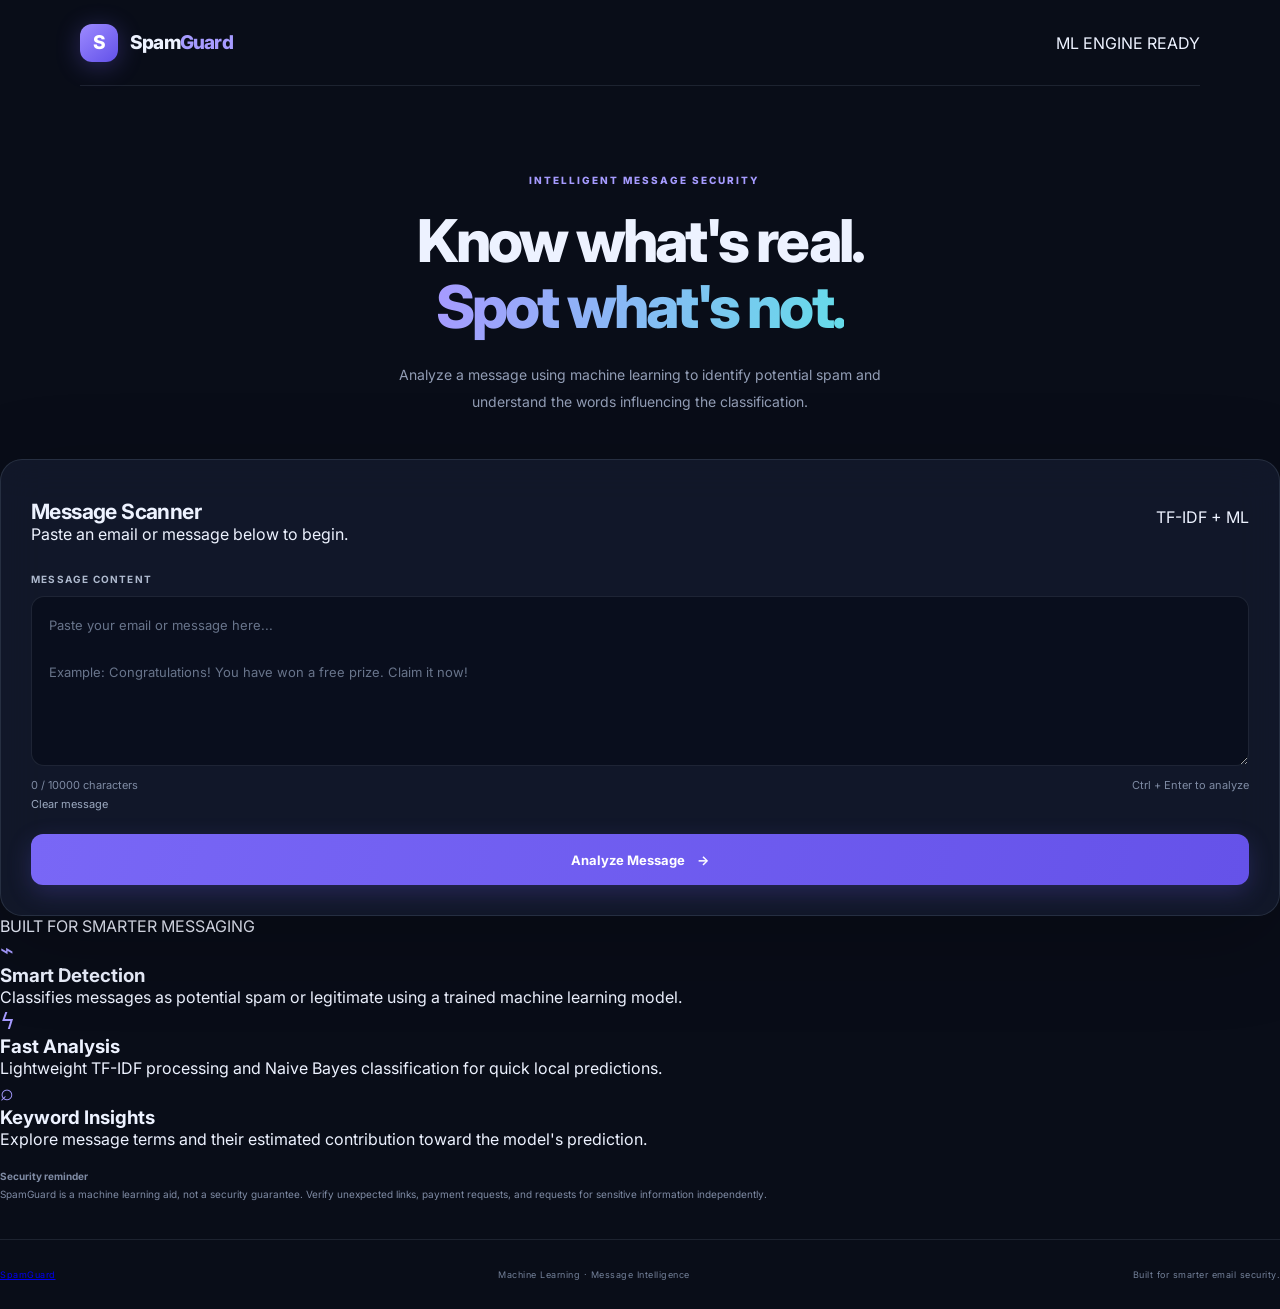
<file: frontend_backup/index.html>
<!DOCTYPE html>
<html lang="en">
<head>
    <meta charset="UTF-8">
    <meta name="viewport" content="width=device-width, initial-scale=1.0">
    <meta name="theme-color" content="#0b0b14">
    <meta name="description" content="SpamGuard uses machine learning to analyze messages, detect potential spam, and explain important keywords.">

    <title>SpamGuard — Email Intelligence</title>

    <link rel="stylesheet" href="style.css">
    <script src="script.js" defer></script>
</head>

<body>
    <div class="background-glow"></div>

    <header class="topbar">
        <a href="#" class="brand" aria-label="SpamGuard home">
            <span class="brand-icon">S</span>
            <span>Spam<span class="brand-accent">Guard</span></span>
        </a>

        <div class="status-indicator">
            <span class="status-dot"></span>
            ML ENGINE READY
        </div>
    </header>

    <main class="main-container">

        <section class="hero">
            <div class="eyebrow">
                <span class="eyebrow-line"></span>
                INTELLIGENT MESSAGE SECURITY
            </div>

            <h1>Know what's real.<br>
                <span class="gradient-text">Spot what's not.</span>
            </h1>

            <p class="hero-description">
                Analyze a message using machine learning to identify
                potential spam and understand the words influencing
                the classification.
            </p>
        </section>

        <section class="scanner-card">
            <div class="card-heading">
                <div>
                    <h2>Message Scanner</h2>
                    <p>Paste an email or message below to begin.</p>
                </div>

                <span class="scanner-badge">TF-IDF + ML</span>
            </div>

            <label for="messageInput" class="input-label">
                MESSAGE CONTENT
            </label>

            <textarea
                id="messageInput"
                placeholder="Paste your email or message here...

Example: Congratulations! You have won a free prize. Claim it now!"
                maxlength="10000"
                spellcheck="true"
                aria-describedby="charCount"
            ></textarea>

            <div class="input-footer">
                <span id="charCount">0 / 10000 characters</span>
                <span>Ctrl + Enter to analyze</span>
            </div>

            <div class="scanner-actions">
                <button
                    type="button"
                    id="clearButton"
                    class="clear-button"
                >
                    Clear message
                </button>

                <button
                    type="button"
                    id="scanButton"
                    class="scan-button"
                >
                    <span id="scanButtonText">Analyze Message</span>
                    <span aria-hidden="true"> →</span>
                </button>
            </div>

            <p
                id="errorMessage"
                class="error-message hidden"
                role="alert"
            ></p>
        </section>

        <!-- Prediction results -->
        <section
            id="result"
            class="result-card hidden"
            aria-live="polite"
        >
            <div class="result-header">
                <div class="result-icon" id="resultIcon">✓</div>

                <div class="result-heading">
                    <span class="result-label">ANALYSIS RESULT</span>
                    <h2 id="resultTitle">Analysis complete</h2>
                    <p id="resultDescription"></p>
                </div>
            </div>

            <div class="confidence-section">
                <div class="confidence-heading">
                    <span>Model confidence</span>
                    <strong id="confidenceValue">0.00%</strong>
                </div>

                <div
                    class="confidence-track"
                    role="progressbar"
                    aria-label="Model confidence"
                    aria-valuemin="0"
                    aria-valuemax="100"
                    aria-valuenow="0"
                >
                    <div
                        id="confidenceBar"
                        class="confidence-bar"
                    ></div>
                </div>

                <p class="confidence-note">
                    Confidence reflects the model's estimated probability
                    for its predicted class, not a guarantee of correctness.
                </p>
            </div>

            <!-- NEW: Keyword visualization -->
            <div id="keywordSection" class="keyword-section hidden">
                <div class="keyword-heading">
                    <div>
                        <span class="result-label">MODEL EXPLAINABILITY</span>
                        <h3>Message Keyword Analysis</h3>
                    </div>

                    <span class="keyword-heading-icon" aria-hidden="true">
                        ✳
                    </span>
                </div>

                <p class="keyword-subtitle">
                    Explore the words that lean toward spam or legitimate
                    messages according to the trained model.
                </p>

                <div id="keywordList" class="keyword-list"></div>

                <div class="keyword-legend">
                    <span class="legend-item">
                        <span class="legend-dot spam-dot"></span>
                        Leans toward spam
                    </span>

                    <span class="legend-item">
                        <span class="legend-dot ham-dot"></span>
                        Leans toward legitimate
                    </span>
                </div>

                <p class="keyword-note">
                    These are approximate word-level contributions.
                    They do not prove that a message is malicious or safe.
                    Words absent from the model's vocabulary may not appear.
                </p>
            </div>
        </section>

        <!-- Project features -->
        <section class="features-section">
            <div class="section-heading">
                <span class="eyebrow-line"></span>
                <span>BUILT FOR SMARTER MESSAGING</span>
            </div>

            <div class="features-grid">
                <article class="feature-card">
                    <div class="feature-icon">⌁</div>
                    <h3>Smart Detection</h3>
                    <p>
                        Classifies messages as potential spam or
                        legitimate using a trained machine learning model.
                    </p>
                </article>

                <article class="feature-card">
                    <div class="feature-icon">ϟ</div>
                    <h3>Fast Analysis</h3>
                    <p>
                        Lightweight TF-IDF processing and Naive Bayes
                        classification for quick local predictions.
                    </p>
                </article>

                <article class="feature-card">
                    <div class="feature-icon">⌕</div>
                    <h3>Keyword Insights</h3>
                    <p>
                        Explore message terms and their estimated
                        contribution toward the model's prediction.
                    </p>
                </article>
            </div>
        </section>

        <section class="disclaimer">
            <strong>Security reminder</strong>
            <p>
                SpamGuard is a machine learning aid, not a security
                guarantee. Verify unexpected links, payment requests,
                and requests for sensitive information independently.
            </p>
        </section>

    </main>

    <footer class="footer">
        <a href="#" class="footer-brand">SpamGuard</a>
        <span>Machine Learning · Message Intelligence</span>
        <span>Built for smarter email security.</span>
    </footer>
</body>
</html>
</file>
<file: frontend_backup/style.css>
@import url('https://fonts.googleapis.com/css2?family=Inter:wght@400;500;600;700;800&display=swap');

:root {
    --bg: #090d18;
    --surface: rgba(19, 26, 44, 0.88);
    --surface-light: #151e32;
    --border: rgba(148, 163, 184, 0.15);
    --text: #edf2ff;
    --muted: #929db5;
    --accent: #8b7cff;
    --accent-bright: #a69bff;
    --cyan: #60e4ed;
    --green: #4adea3;
    --red: #ff7285;
}

* {
    box-sizing: border-box;
    margin: 0;
    padding: 0;
}

body {
    min-height: 100vh;
    overflow-x: hidden;
    background: var(--bg);
    color: var(--text);
    font-family: 'Inter', sans-serif;
    -webkit-font-smoothing: antialiased;
}

button,
textarea {
    font: inherit;
}

button {
    -webkit-tap-highlight-color: transparent;
}

.background-glow {
    position: fixed;
    z-index: -1;
    width: 420px;
    height: 420px;
    border-radius: 50%;
    filter: blur(110px);
    opacity: 0.13;
    pointer-events: none;
}

.glow-one {
    top: -170px;
    left: -100px;
    background: #6957ff;
}

.glow-two {
    top: 320px;
    right: -200px;
    background: #1ba6db;
}

.topbar {
    width: min(1120px, calc(100% - 48px));
    height: 86px;
    margin: auto;
    display: flex;
    align-items: center;
    justify-content: space-between;
    border-bottom: 1px solid var(--border);
}

.brand {
    display: inline-flex;
    align-items: center;
    gap: 12px;
    color: var(--text);
    text-decoration: none;
    font-size: 19px;
    font-weight: 800;
    letter-spacing: -0.8px;
}

.brand-icon {
    display: grid;
    place-items: center;
    width: 38px;
    height: 38px;
    border-radius: 12px;
    color: white;
    background: linear-gradient(140deg, #9d8aff, #6251e9);
    box-shadow: 0 4px 24px rgba(123, 103, 255, 0.3);
}

.brand-accent {
    color: var(--accent-bright);
}

.status {
    display: flex;
    align-items: center;
    gap: 9px;
    padding: 9px 13px;
    border: 1px solid var(--border);
    border-radius: 100px;
    color: #b4c3d9;
    background: rgba(20, 30, 48, 0.5);
    font-size: 10px;
    font-weight: 700;
    letter-spacing: 1px;
}

.status-dot {
    width: 7px;
    height: 7px;
    border-radius: 50%;
    background: var(--green);
    box-shadow: 0 0 12px rgba(74, 222, 163, 0.7);
}

.container {
    width: min(850px, calc(100% - 40px));
    margin: auto;
}

.hero {
    padding: 78px 0 44px;
    text-align: center;
}

.eyebrow {
    display: inline-flex;
    align-items: center;
    gap: 8px;
    color: var(--accent-bright);
    font-size: 10px;
    font-weight: 800;
    letter-spacing: 2px;
}

.eyebrow span {
    font-size: 15px;
}

.hero h1 {
    margin-top: 22px;
    font-size: clamp(36px, 6vw, 59px);
    line-height: 1.12;
    letter-spacing: -2.8px;
    font-weight: 800;
}

.hero h1 span {
    color: transparent;
    background: linear-gradient(100deg, #a79aff, #65dce9);
    background-clip: text;
    -webkit-background-clip: text;
}

.hero-description {
    max-width: 510px;
    margin: 22px auto 0;
    color: var(--muted);
    font-size: 14px;
    line-height: 1.9;
}

.scanner-card {
    padding: 30px;
    border: 1px solid rgba(148, 163, 184, 0.17);
    border-radius: 22px;
    background: var(--surface);
    box-shadow: 0 25px 90px rgba(0, 0, 0, 0.23);
    backdrop-filter: blur(20px);
}

.card-heading,
.result-top {
    display: flex;
    align-items: center;
    justify-content: space-between;
    gap: 16px;
}

.section-label {
    color: var(--accent-bright);
    font-size: 9px;
    font-weight: 800;
    letter-spacing: 1.8px;
}

.card-heading h2 {
    margin-top: 9px;
    font-size: 21px;
    letter-spacing: -0.6px;
}

.shield-icon {
    display: grid;
    place-items: center;
    width: 46px;
    height: 46px;
    border: 1px solid rgba(139, 124, 255, 0.25);
    border-radius: 14px;
    color: var(--accent-bright);
    background: rgba(139, 124, 255, 0.1);
    font-size: 29px;
}

.scanner-card > label {
    display: block;
    margin: 29px 0 11px;
    color: #aeb9ce;
    font-size: 10px;
    font-weight: 700;
    letter-spacing: 1.2px;
}

textarea {
    display: block;
    width: 100%;
    min-height: 170px;
    resize: vertical;
    padding: 17px;
    border: 1px solid var(--border);
    border-radius: 13px;
    outline: none;
    color: var(--text);
    background: rgba(6, 11, 22, 0.6);
    font-size: 13px;
    line-height: 1.8;
    transition: border-color 0.2s, box-shadow 0.2s;
}

textarea::placeholder {
    color: #68748b;
}

textarea:focus {
    border-color: rgba(139, 124, 255, 0.7);
    box-shadow: 0 0 0 4px rgba(139, 124, 255, 0.08);
}

.input-footer {
    display: flex;
    justify-content: space-between;
    align-items: center;
    gap: 12px;
    margin-top: 12px;
    color: #7f8ba4;
    font-size: 11px;
}

.clear-button {
    border: 0;
    color: #9ca9c0;
    background: transparent;
    cursor: pointer;
    font-size: 11px;
    transition: color 0.2s;
}

.clear-button:hover {
    color: white;
}

.scan-button {
    display: flex;
    justify-content: center;
    align-items: center;
    gap: 12px;
    width: 100%;
    min-height: 51px;
    margin-top: 22px;
    border: 0;
    border-radius: 12px;
    color: white;
    background: linear-gradient(105deg, #7967f6, #6552e9);
    box-shadow: 0 8px 25px rgba(111, 91, 241, 0.23);
    font-size: 13px;
    font-weight: 700;
    cursor: pointer;
    transition: transform 0.2s, filter 0.2s;
}

.scan-button:hover {
    filter: brightness(1.12);
    transform: translateY(-1px);
}

.scan-button:active {
    transform: translateY(0);
}

.scan-button:disabled {
    opacity: 0.65;
    cursor: wait;
    transform: none;
}

.privacy-note {
    display: flex;
    align-items: center;
    justify-content: center;
    gap: 7px;
    margin-top: 18px;
    color: #7f8ba4;
    font-size: 10px;
    line-height: 1.6;
    text-align: center;
}

.privacy-note span {
    color: var(--green);
    font-size: 15px;
}

.hidden {
    display: none !important;
}

.result {
    margin-top: 27px;
    padding: 23px;
    border: 1px solid var(--border);
    border-radius: 15px;
    background: rgba(6, 11, 22, 0.45);
    animation: reveal 0.3s ease-out;
}

.result h3 {
    margin-top: 8px;
    font-size: 23px;
    letter-spacing: -0.6px;
}

.result-icon {
    display: grid;
    place-items: center;
    width: 42px;
    height: 42px;
    border-radius: 13px;
    color: var(--green);
    background: rgba(74, 222, 163, 0.1);
    font-size: 21px;
}

.result.spam {
    border-color: rgba(255, 114, 133, 0.3);
}

.result.spam .section-label,
.result.spam h3 {
    color: var(--red);
}

.result.spam .result-icon {
    color: var(--red);
    background: rgba(255, 114, 133, 0.1);
}

.result.ham .section-label,
.result.ham h3 {
    color: var(--green);
}

#resultDescription {
    margin-top: 14px;
    color: #aab6cc;
    font-size: 12px;
    line-height: 1.8;
    overflow-wrap: anywhere;
}

.confidence-row {
    display: flex;
    justify-content: space-between;
    gap: 15px;
    margin-top: 24px;
    color: #aab6cc;
    font-size: 11px;
}

.confidence-row strong {
    color: white;
    font-size: 12px;
}

.progress-track {
    height: 6px;
    margin-top: 12px;
    overflow: hidden;
    border-radius: 10px;
    background: #222b40;
}

.progress-bar {
    width: 0;
    height: 100%;
    border-radius: inherit;
    background: linear-gradient(90deg, #7f70ff, #62e3e9);
    transition: width 0.5s ease;
}

.result.spam .progress-bar {
    background: linear-gradient(90deg, #ff7285, #ffad85);
}

.disclaimer {
    margin-top: 18px;
    color: #7f8ba4;
    font-size: 10px;
    line-height: 1.8;
}

.error-message {
    margin-top: 18px;
    padding: 13px 15px;
    border: 1px solid rgba(255, 114, 133, 0.25);
    border-radius: 10px;
    color: #ff9eac;
    background: rgba(255, 114, 133, 0.07);
    font-size: 12px;
    line-height: 1.7;
    overflow-wrap: anywhere;
}

.feature-grid {
    display: grid;
    grid-template-columns: repeat(3, 1fr);
    gap: 15px;
    margin-top: 22px;
}

.feature {
    padding: 21px 18px;
    border: 1px solid var(--border);
    border-radius: 15px;
    background: rgba(19, 26, 44, 0.48);
}

.feature-icon {
    color: var(--accent-bright);
    font-size: 23px;
}

.feature h3 {
    margin-top: 14px;
    font-size: 12px;
}

.feature p {
    margin-top: 8px;
    color: var(--muted);
    font-size: 11px;
    line-height: 1.8;
}

footer {
    display: flex;
    justify-content: space-between;
    gap: 15px;
    padding: 29px 0;
    margin-top: 36px;
    border-top: 1px solid var(--border);
    color: #738099;
    font-size: 9px;
    letter-spacing: 0.5px;
}

footer span:first-child {
    font-weight: 800;
    letter-spacing: 1.5px;
}

@keyframes reveal {
    from {
        opacity: 0;
        transform: translateY(8px);
    }
    to {
        opacity: 1;
        transform: translateY(0);
    }
}

@media (max-width: 600px) {
    .topbar {
        width: calc(100% - 32px);
        height: 72px;
    }

    .brand {
        font-size: 17px;
    }

    .status {
        padding: 8px 10px;
        font-size: 8px;
        letter-spacing: 0.7px;
    }

    .container {
        width: calc(100% - 32px);
    }

    .hero {
        padding: 59px 0 32px;
    }

    .hero h1 {
        letter-spacing: -1.7px;
    }

    .hero-description {
        font-size: 13px;
    }

    .scanner-card {
        padding: 20px;
        border-radius: 17px;
    }

    .card-heading h2 {
        font-size: 19px;
    }

    textarea {
        min-height: 155px;
    }

    .feature-grid {
        grid-template-columns: 1fr;
        gap: 10px;
    }

    .feature {
        padding: 17px;
    }

    .feature h3 {
        margin-top: 8px;
    }

    footer {
        flex-direction: column;
        align-items: center;
        text-align: center;
    }
}

@media (prefers-reduced-motion: reduce) {
    *,
    *::before,
    *::after {
        animation-duration: 0.01ms !important;
        animation-iteration-count: 1 !important;
        transition-duration: 0.01ms !important;
        scroll-behavior: auto !important;
    }
}

/* =========================================
   SPAMGUARD — KEYWORD ANALYSIS
   ========================================= */

.keyword-section {
    margin-top: 28px;
    padding: 24px;
    border: 1px solid rgba(148, 163, 184, 0.15);
    border-radius: 18px;
    background: rgba(15, 18, 35, 0.72);
    animation: keywordFadeIn 0.35s ease-out;
}

.keyword-heading {
    display: flex;
    align-items: center;
    justify-content: space-between;
    gap: 16px;
    margin-bottom: 10px;
}

.keyword-heading h3 {
    margin: 7px 0 0;
    color: #f4f5ff;
    font-size: 1.15rem;
    font-weight: 650;
    letter-spacing: -0.025em;
}

.keyword-heading-icon {
    display: grid;
    place-items: center;
    flex-shrink: 0;
    width: 42px;
    height: 42px;
    border: 1px solid rgba(139, 92, 246, 0.3);
    border-radius: 13px;
    background: rgba(139, 92, 246, 0.12);
    color: #b9a0ff;
    font-size: 1.35rem;
}

.keyword-subtitle {
    margin: 0 0 22px;
    color: #929bb3;
    font-size: 0.88rem;
    line-height: 1.65;
}

.keyword-list {
    display: flex;
    flex-direction: column;
    gap: 17px;
}

.keyword-row {
    display: grid;
    grid-template-columns: minmax(0, 1fr) auto;
    align-items: center;
    gap: 10px 16px;
}

.keyword-word-info {
    display: flex;
    flex-wrap: wrap;
    align-items: center;
    gap: 8px 10px;
    min-width: 0;
}

.keyword-word {
    color: #f0f2ff;
    font-size: 0.94rem;
    font-weight: 650;
    overflow-wrap: anywhere;
}

.keyword-direction {
    color: #929bb3;
    font-size: 0.74rem;
}

.keyword-spam .keyword-direction {
    color: #ff929f;
}

.keyword-ham .keyword-direction {
    color: #75dfc2;
}

.keyword-score {
    color: #cbd2e5;
    font-family: ui-monospace, SFMono-Regular, Menlo, Consolas, monospace;
    font-size: 0.8rem;
    font-variant-numeric: tabular-nums;
}

.keyword-track {
    grid-column: 1 / -1;
    width: 100%;
    height: 6px;
    overflow: hidden;
    border-radius: 999px;
    background: rgba(148, 163, 184, 0.12);
}

.keyword-bar {
    height: 100%;
    border-radius: inherit;
    transition: width 0.45s ease;
}

.spam-bar {
    background: linear-gradient(90deg, #fb7185, #f43f5e);
    box-shadow: 0 0 12px rgba(244, 63, 94, 0.22);
}

.ham-bar {
    background: linear-gradient(90deg, #2dd4bf, #60a5fa);
    box-shadow: 0 0 12px rgba(45, 212, 191, 0.18);
}

.keyword-legend {
    display: flex;
    flex-wrap: wrap;
    gap: 12px 22px;
    margin-top: 24px;
    padding-top: 18px;
    border-top: 1px solid rgba(148, 163, 184, 0.12);
}

.legend-item {
    display: inline-flex;
    align-items: center;
    gap: 8px;
    color: #aab2c8;
    font-size: 0.78rem;
}

.legend-dot {
    width: 8px;
    height: 8px;
    border-radius: 50%;
}

.spam-dot {
    background: #fb7185;
    box-shadow: 0 0 8px rgba(251, 113, 133, 0.4);
}

.ham-dot {
    background: #2dd4bf;
    box-shadow: 0 0 8px rgba(45, 212, 191, 0.35);
}

.keyword-note {
    margin: 18px 0 0;
    color: #7f89a3;
    font-size: 0.76rem;
    line-height: 1.65;
}

.keyword-empty {
    margin: 0;
    padding: 16px;
    border-radius: 10px;
    background: rgba(148, 163, 184, 0.06);
    color: #aab2c8;
    font-size: 0.86rem;
    line-height: 1.6;
}

@keyframes keywordFadeIn {
    from {
        opacity: 0;
        transform: translateY(8px);
    }

    to {
        opacity: 1;
        transform: translateY(0);
    }
}

@media (max-width: 600px) {
    .keyword-section {
        padding: 18px;
        margin-top: 22px;
    }

    .keyword-heading h3 {
        font-size: 1.03rem;
    }

    .keyword-row {
        gap: 9px 12px;
    }

    .keyword-word-info {
        gap: 5px 8px;
    }

    .keyword-legend {
        flex-direction: column;
        gap: 10px;
    }
}

@media (prefers-reduced-motion: reduce) {
    .keyword-section {
        animation: none;
    }

    .keyword-bar {
        transition: none;
    }
}
</file>
